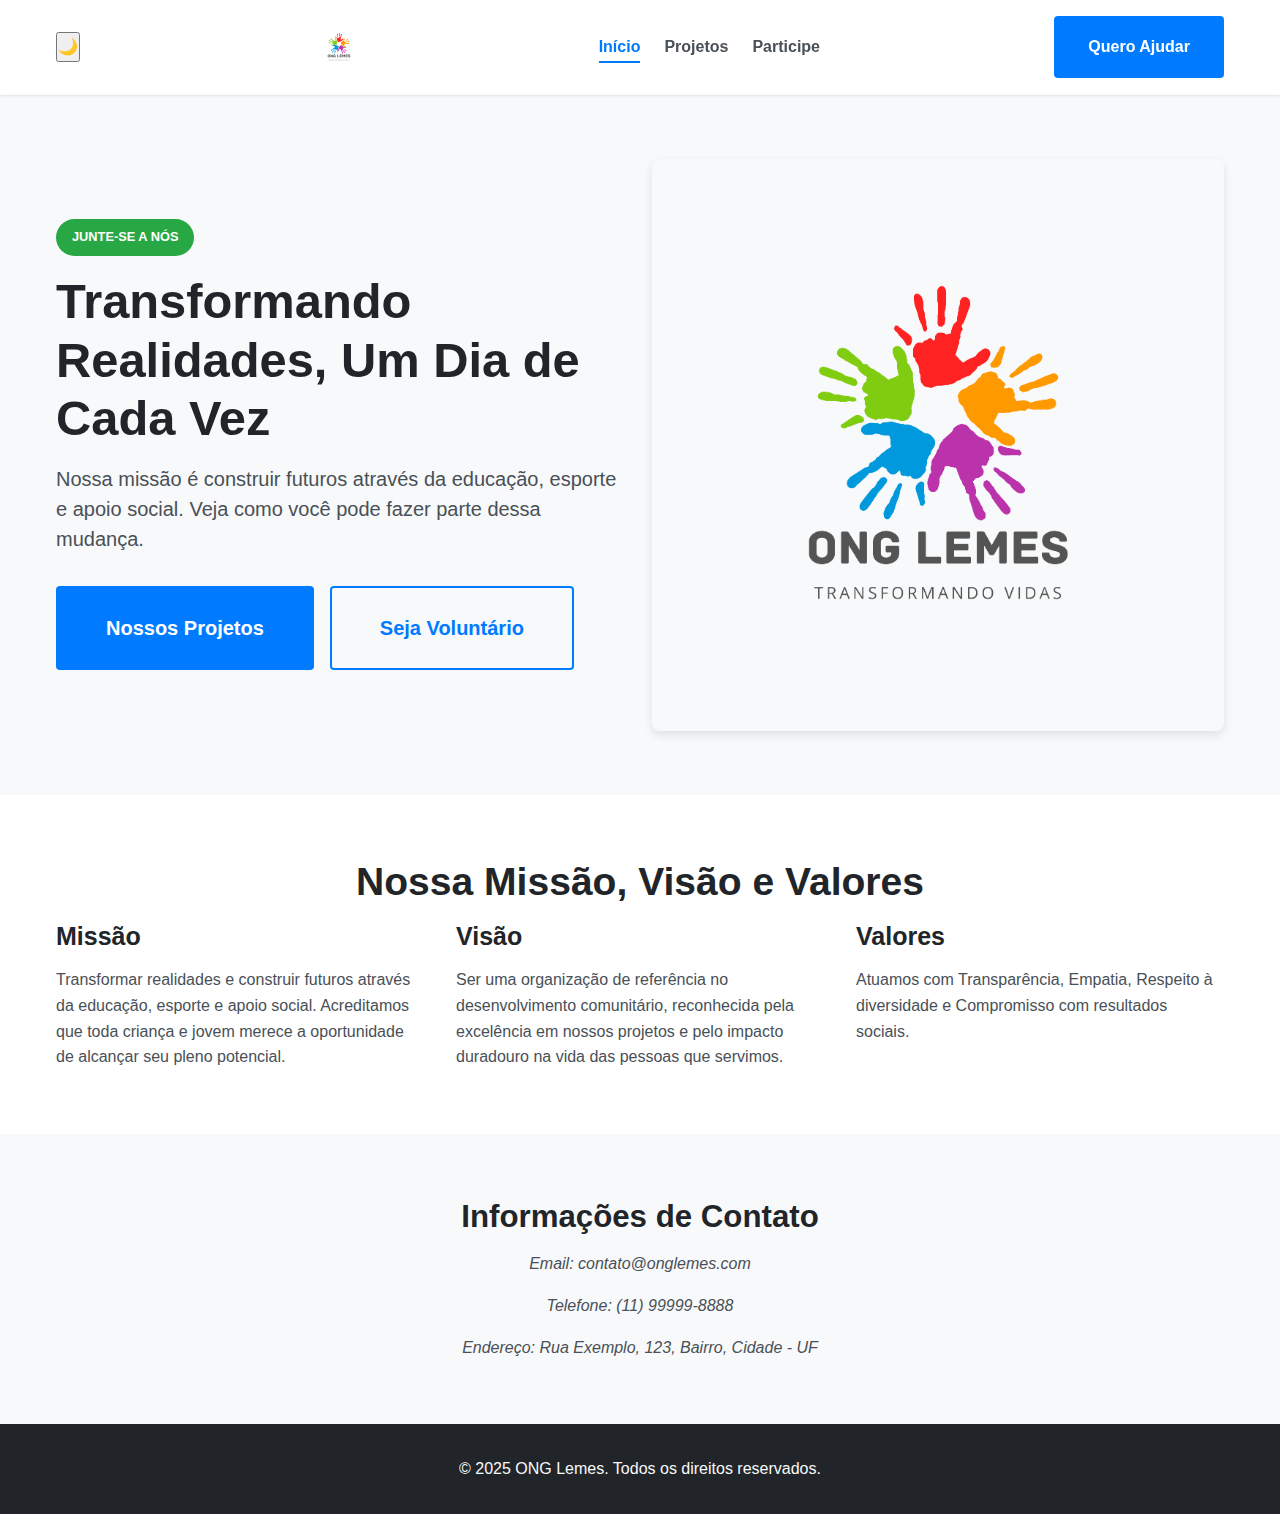
<file: index.html>
<!DOCTYPE html>
<html lang="pt-BR">
<head>
    <meta charset="UTF-8">
    <meta name="viewport" content="width=device-width, initial-scale=1.0">
    <title>ONG Lemes - Página Inicial</title>
    <link rel="stylesheet" href="css/style.min.css">
</head>
<body>
    <header class="site-header">
        <div class="container container-header">
            <button id="theme-toggle" class="theme-toggle" aria-label="Alternar modo escuro">🌙</button>
            <a href="index.html" class="logo">
                <img src="imagens/ong-home.svg" alt="Logo da ONG Lemes">
            </a>
            
            <nav class="main-nav">
                <ul class="nav-list">
                    <li><a href="index.html" class="nav-link is-active">Início</a></li>
                    <li class="dropdown">
                        <a href="projetos.html" class="nav-link">Projetos</a>
                        <ul class="dropdown-menu">
                            <li><a href="projetos.html#projeto-a">Projeto A</a></li>
                            <li><a href="projetos.html#projeto-b">Projeto B</a></li>
                        </ul>
                    </li>
                    <li><a href="cadastro.html" class="nav-link">Participe</a></li>
                </ul>
            </nav>

            
            <a href="cadastro.html" class="btn btn-primary btn-header-desktop">Quero Ajudar</a>

            <button class="hamburger-menu" aria-label="Abrir menu" aria-expanded="false">
                <span class="hamburger-line"></span>
                <span class="hamburger-line"></span>
                <span class="hamburger-line"></span>
            </button>
        </div>
    </header>

    <main>
        <section class="hero">
            <div class="container grid-12">
                <div class="hero-content col-12 col-lg-6">
                    <span class="badge badge-accent mb-16">Junte-se a nós</span>
                    <h1 class="fs-900">Transformando Realidades, Um Dia de Cada Vez</h1>
                    <p class="fs-500 mb-32">Nossa missão é construir futuros através da educação, esporte e apoio social. Veja como você pode fazer parte dessa mudança.</p>
                    <div class="hero-buttons">
                        <a href="projetos.html" class="btn btn-primary btn-lg">Nossos Projetos</a>
                        <a href="cadastro.html" class="btn btn-secondary btn-lg">Seja Voluntário</a>
                    </div>
                </div>
                <div class="hero-image col-12 col-lg-6">
                    <picture>
                        <source srcset="imagens/ong-home.webp" type="image/webp">
                        <source srcset="imagens/ong-home.jpg" type="image/jpeg">
                        <img src="imagens/ong-home.jpg" alt="Foto da equipe da ONG ou de uma atividade principal.">
                    </picture>
                </div>
            </div>
        </section>

        <section class="missao-valores" aria-labelledby="missao">
            <div class="container">
                <h2 id="missao" class="fs-800 text-center">Nossa Missão, Visão e Valores</h2>
                <div class="grid-12 grid-gap-32">
                    <div class="col-12 col-md-4">
                        <h3 class="fs-600">Missão</h3>
                        <p>Transformar realidades e construir futuros através da educação, esporte e apoio social. Acreditamos que toda criança e jovem merece a oportunidade de alcançar seu pleno potencial.</p>
                    </div>
                    <div class="col-12 col-md-4">
                        <h3 class="fs-600">Visão</h3>
                        <p>Ser uma organização de referência no desenvolvimento comunitário, reconhecida pela excelência em nossos projetos e pelo impacto duradouro na vida das pessoas que servimos.</p>
                    </div>
                    <div class="col-12 col-md-4">
                        <h3 class="fs-600">Valores</h3>
                        <p>Atuamos com Transparência, Empatia, Respeito à diversidade e Compromisso com resultados sociais.</p>
                    </div>
                </div>
            </div>
        </section>

        <section class="contato-info bg-neutral-200" aria-labelledby="contato">
            <div class="container text-center">
                <h2 id="contato" class="fs-700">Informações de Contato</h2>
                <address class="contato-details">
                    <p>Email: <a href="mailto:contato@onglemes.com">contato@onglemes.com</a></p>
                    <p>Telefone: <a href="tel:+5511999998888">(11) 99999-8888</a></p>
                    <p>Endereço: Rua Exemplo, 123, Bairro, Cidade - UF</p>
                </address>
            </div>
        </section>
    </main>

    <footer class="site-footer">
        <div class="container">
            <p>&copy; 2025 ONG Lemes. Todos os direitos reservados.</p>
        </div>
    </footer>

    <div class="modal" id="modal-exemplo">
        <div class="modal-overlay" aria-label="Fechar modal"></div>
        <div class="modal-content">
            <button class="modal-close" aria-label="Fechar modal">&times;</button>
            <h3 class="fs-600">Bem-vindo!</h3>
            <p>Este é um exemplo de modal que pode ser usado para avisos.</p>
        </div>
    </div>
    
<script src="js/main.min.js"></script>
</body>
</html>
</file>
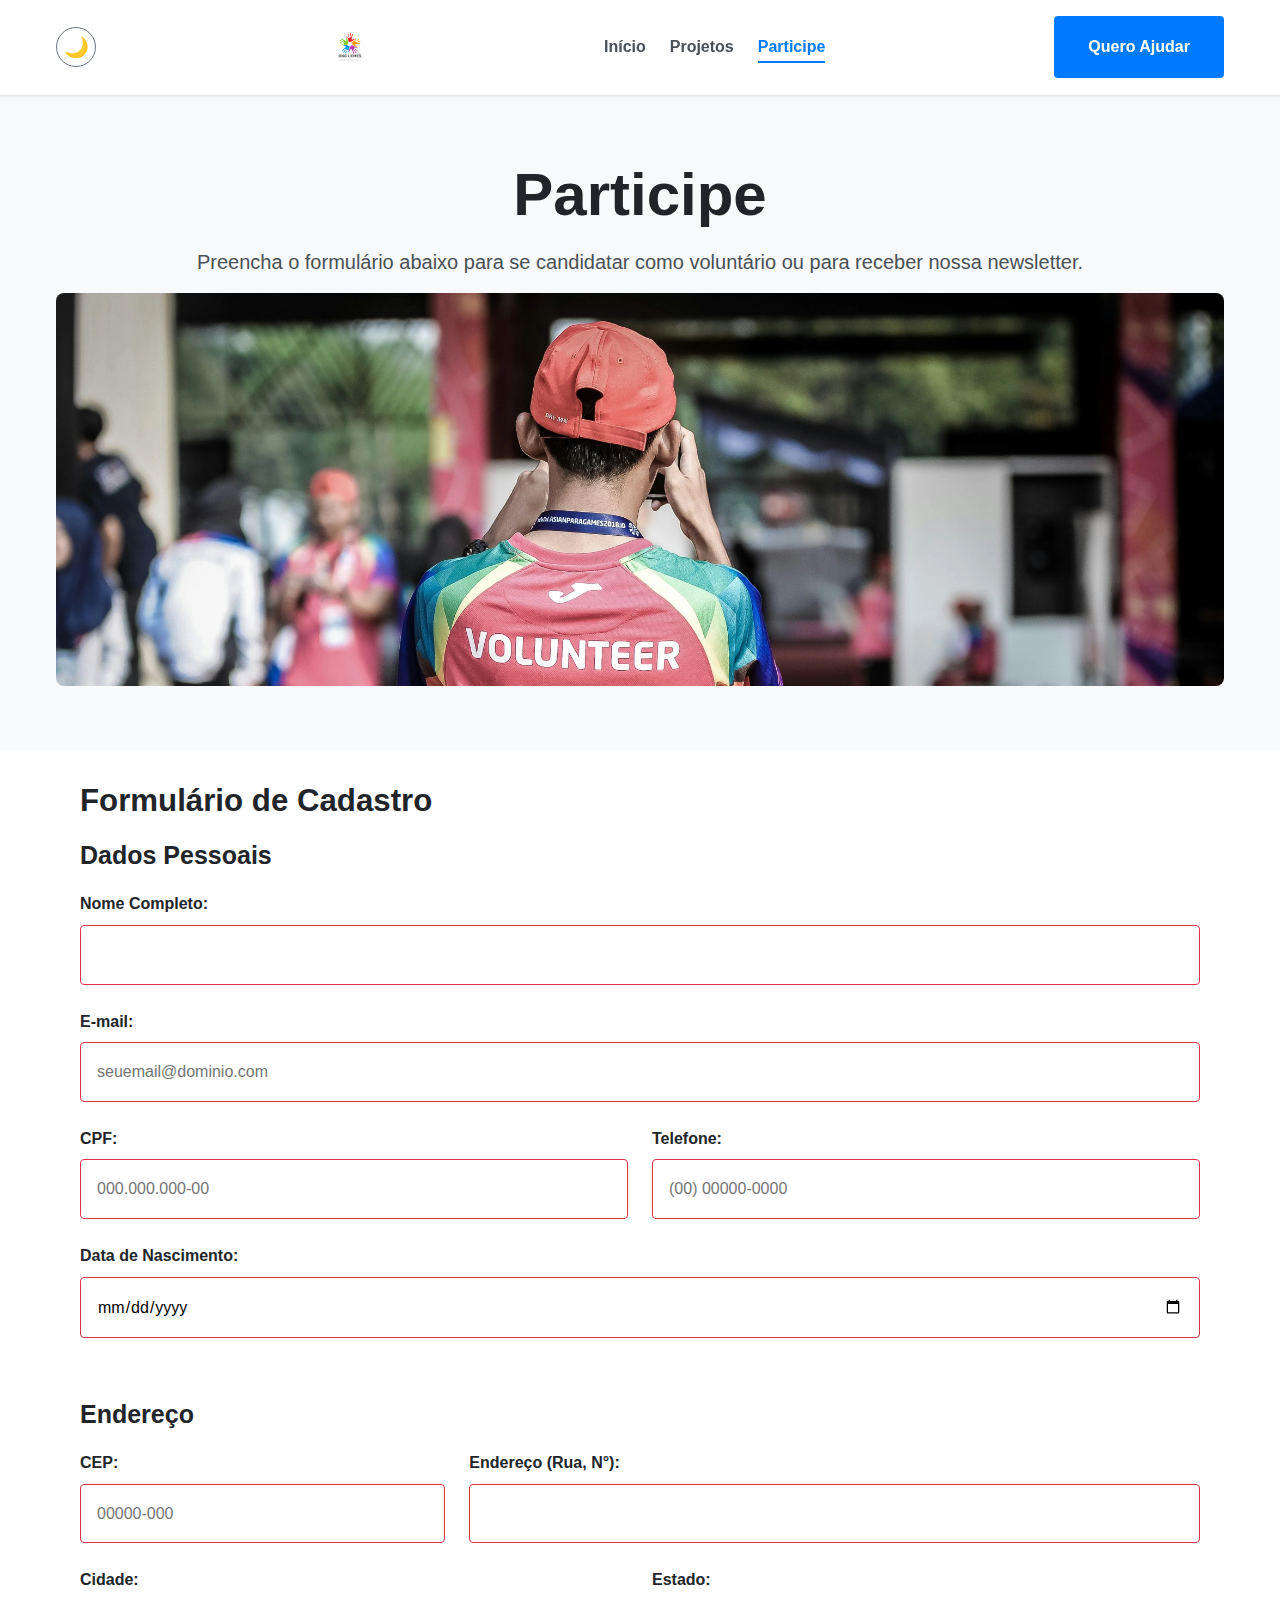
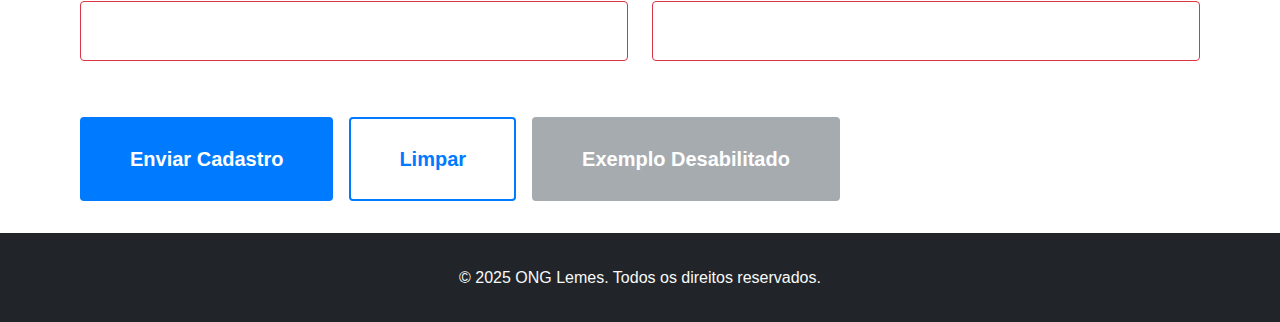
<file: cadastro.html>
<!DOCTYPE html>
<html lang="pt-BR">
<head>
    <meta charset="UTF-8">
    <meta name="viewport" content="width=device-width, initial-scale=1.0">
    <title>Cadastro - ONG Lemes</title>
    <link rel="stylesheet" href="css/style.css">
</head>
<body>
    <header class="site-header">
        <div class="container container-header">
            <button id="theme-toggle" class="theme-toggle" aria-label="Alternar modo escuro">🌙</button>
            <a href="index.html" class="logo">
                <img src="imagens/ong-home.svg" alt="Logo da ONG Lemes">
            </a>
            
            <nav class="main-nav">
                <ul class="nav-list">
                    <li><a href="index.html" class="nav-link">Início</a></li>
                    <li class="dropdown">
                        <a href="projetos.html" class="nav-link">Projetos</a>
                        <ul class="dropdown-menu">
                            <li><a href="projetos.html#projeto-a">Projeto A</a></li>
                            <li><a href="projetos.html#projeto-b">Projeto B</a></li>
                        </ul>
                    </li>
                    <li><a href="cadastro.html" class="nav-link is-active">Participe</a></li>
                </ul>
            </nav>
            
            <a href="cadastro.html" class="btn btn-primary btn-header-desktop">Quero Ajudar</a>

            <button class="hamburger-menu" aria-label="Abrir menu" aria-expanded="false">
                <span class="hamburger-line"></span>
                <span class="hamburger-line"></span>
                <span class="hamburger-line"></span>
            </button>
        </div>
    </header>

    <main>
        <section class="page-title-section bg-neutral-200">
            <div class="container">
                <h1 class="fs-900 text-center">Participe</h1>
                <p class="fs-500 text-center">Preencha o formulário abaixo para se candidatar como voluntário ou para receber nossa newsletter.</p>
                                <div class="form-image-col">
                    <picture>
                        <source srcset="imagens/cadastro-banner.webp" type="image/webp">
                        <source srcset="imagens/cadastro-banner.jpg" type="image/jpeg">
                        <img src="imagens/cadastro-banner.jpg" alt="Voluntários da ONG trabalhando juntos.">
                    </picture>
                </div>
            </div>
        </section>

        <section class="form-section" aria-labelledby="formulario-cadastro">
            <div class="container form-container">
                <div class="form-content-col">
                    <h2 id="formulario-cadastro" class="fs-700">Formulário de Cadastro</h2>
                    
                    <form action="#" method="post" class="styled-form">
                        
                        <fieldset>
                            <legend>Dados Pessoais</legend>
                            <div class="form-group">
                                <label for="nome">Nome Completo:</label>
                                <input type="text" id="nome" name="nome_completo" required minlength="3">
                                <span class="error-message"></span>
                            </div>

                            <div class="form-group">
                                <label for="email">E-mail:</label>
                                <input type="email" id="email" name="email" required placeholder="seuemail@dominio.com">
                                <span class="error-message"></span>
                            </div>

                            <div class="form-group-grid">
                                <div class="form-group">
                                    <label for="cpf">CPF:</label>
                                    <input type="text" id="cpf" name="cpf" required 
                                        pattern="\d{3}\.\d{3}\.\d{3}-\d{2}" 
                                        placeholder="000.000.000-00"
                                        title="Digite um CPF no formato 000.000.000-00">
                                    <span class="error-message"></span>
                                </div>
                                <div class="form-group">
                                    <label for="telefone">Telefone:</label>
                                    <input type="tel" id="telefone" name="telefone" required
                                        pattern="\(\d{2}\) \d{5}-\d{4}" 
                                        placeholder="(00) 00000-0000"
                                        title="Digite um telefone no formato (00) 00000-0000">
                                    <span class="error-message"></span>
                                </div>
                            </div>
                            
                            <div class="form-group">
                                <label for="nascimento">Data de Nascimento:</label>
                                <input type="date" id="nascimento" name="data_nascimento" required>
                                <span class="error-message"></span>
                            </div>
                        </fieldset>

                        <fieldset>
                            <legend>Endereço</legend>
                            <div class="form-group-grid-cep">
                                <div class="form-group">
                                    <label for="cep">CEP:</label>
                                    <input type="text" id="cep" name="cep" required
                                        pattern="\d{5}-\d{3}"
                                        placeholder="00000-000"
                                        title="Digite um CEP no formato 00000-000">
                                    <span class="error-message"></span>
                                </div>
                                <div class="form-group">
                                    <label for="endereco">Endereço (Rua, N°):</label>
                                    <input type="text" id="endereco" name="endereco" required>
                                    <span class="error-message"></span>
                                </div>
                            </div>

                            <div class="form-group-grid">
                                <div class="form-group">
                                    <label for="cidade">Cidade:</label>
                                    <input type="text" id="cidade" name="cidade" required>
                                    <span class="error-message"></span>
                                </div>
                                <div class="form-group">
                                    <label for="estado">Estado:</label>
                                    <input type="text" id="estado" name="estado" required>
                                    <span class="error-message"></span>
                                </div>
                            </div>
                        </fieldset>

                        <div class="form-actions">
                            <button type="submit" class="btn btn-primary btn-lg">Enviar Cadastro</button>
                            <button type="reset" class="btn btn-secondary btn-lg">Limpar</button>
                            <button type="button" class="btn btn-primary btn-lg" disabled>Exemplo Desabilitado</button>
                        </div>

                    </form>
                </div>
            </div>
        </section>
    </main>

    <footer class="site-footer">
        <div class="container">
            <p>&copy; 2025 ONG Lemes. Todos os direitos reservados.</p>
        </div>
    </footer>

<script src="js/main.js" type="module"></script>
</body>
</html>
</file>
<file: css/style.min.css>
.card,.no-scroll,.sr-only{overflow:hidden}.card,.modal-content{box-shadow:var(--shadow-md)}.btn,.site-footer,.text-center{text-align:center}.dropdown-menu a,.dropdown:hover .dropdown-menu,.form-group label,.form-group span.is-visible{display:block}body{font-family:var(--font-primary);font-size:var(--fs-400);background-color:var(--color-neutral-100);color:var(--color-neutral-700);display:grid;grid-template-rows:auto 1fr auto;min-height:100vh;line-height:1.6}.fs-600,.fs-700,.fs-800,.fs-900,h1,h2,h3,h4{color:var(--color-neutral-900);margin-bottom:var(--space-16)}.fs-900,h1{font-size:var(--fs-900)}.fs-800,h2{font-size:var(--fs-800)}.fs-700,h3{font-size:var(--fs-700)}.fs-600,h4,legend{font-size:var(--fs-600)}.nav-link.is-active,.nav-link:hover,.text-primary,a{color:var(--color-primary)}.fs-500{font-size:var(--fs-500);line-height:1.5}.mb-16,p{margin-bottom:var(--space-16)}.mb-32,fieldset{margin-bottom:var(--space-32)}p:last-child{margin-bottom:0}.card-content h3,.form-group label{margin-bottom:var(--space-8)}a{transition:color var(--transition-fast);text-decoration:none;color:inherit}a:hover{color:var(--color-primary-dark);text-decoration:underline}.bg-neutral-200{background-color:var(--color-neutral-200)}.bg-primary-dark,.btn-primary:focus,.btn-primary:hover{background-color:var(--color-primary-dark);color:var(--color-neutral-100)}.bg-primary-dark h2,.bg-primary-dark p{color:var(--color-neutral-100)}.form-group label,legend{color:var(--color-neutral-900)}.mt-32{margin-top:var(--space-32)}.sr-only{position:absolute;width:1px;height:1px;padding:0;margin:-1px;clip:rect(0,0,0,0);white-space:nowrap;border-width:0}.card-tags,legend{margin-bottom:var(--space-16)}.btn{display:inline-block;padding:var(--space-16) var(--space-32);font-size:var(--fs-400);font-weight:var(--font-weight-bold);text-decoration:none;border-radius:var(--border-radius-sm);border:2px solid transparent;cursor:pointer;transition:all var(--transition-fast)}.btn-lg{padding:var(--space-24) var(--space-48);font-size:var(--fs-500)}.badge,.form-group .error-message{font-size:var(--fs-300);font-weight:var(--font-weight-bold)}.btn-primary{background-color:var(--color-primary);color:var(--color-neutral-100)}.btn-primary:focus,.btn-primary:hover{text-decoration:none;box-shadow:var(--shadow-sm)}.btn-primary:active{transform:translateY(1px)}.btn-secondary{background-color:transparent;color:var(--color-primary);border-color:var(--color-primary)}.btn-secondary:focus,.btn-secondary:hover{background-color:var(--color-primary);color:var(--color-neutral-100);text-decoration:none}.btn:disabled,.btn[disabled]{background-color:var(--color-secondary);border-color:var(--color-secondary);color:var(--color-neutral-100);cursor:not-allowed;opacity:.6}.card{display:flex;flex-direction:column;background-color:var(--color-neutral-100);border-radius:var(--border-radius-md);transition:transform var(--transition-fast),box-shadow var(--transition-fast)}.badge-primary,.nav-link::after{background-color:var(--color-primary)}.card:hover{transform:translateY(-5px);box-shadow:0 8px 15px rgba(0,0,0,.15)}.card-image img{width:100%;height:250px;object-fit:cover}.card-content{padding:var(--space-24);display:flex;flex-direction:column;flex-grow:1}.badge,.dropdown-menu a{padding:var(--space-8) var(--space-16)}.card-content .btn{margin-top:auto;align-self:flex-start}.badge{display:inline-block;text-transform:uppercase;border-radius:50px;color:var(--color-neutral-100)}.main-nav.is-active .nav-link,.modal-close{font-size:var(--fs-700)}.card-tags{display:flex;gap:var(--space-8)}.badge-secondary{background-color:var(--color-secondary)}.badge-accent{background-color:var(--color-accent)}.dropdown-menu li,.styled-form{width:100%}.form-group{margin-bottom:var(--space-24)}.form-group label{font-weight:var(--font-weight-bold)}.form-group input[type=date],.form-group input[type=email],.form-group input[type=tel],.form-group input[type=text]{width:100%;padding:var(--space-16);border:1px solid var(--color-secondary);border-radius:var(--border-radius-sm);transition:border-color var(--transition-fast),box-shadow var(--transition-fast)}.form-group input:focus{outline:0;border-color:var(--color-primary);box-shadow:0 0 0 3px rgba(0,123,255,.25)}.form-group input:required:valid{border-color:var(--color-feedback-success)}.form-group input:required:invalid{border-color:var(--color-feedback-error)}.form-group input:required:invalid:not(:placeholder-shown){border-color:var(--color-feedback-error)}fieldset{border:none}legend{font-weight:var(--font-weight-bold)}.form-actions{display:flex;flex-wrap:wrap;gap:var(--space-16);margin-top:var(--space-32)}.form-group-grid,.form-group-grid-cep{display:grid;grid-template-columns:1fr;gap:var(--space-24)}.alert{padding:var(--space-16);border-radius:var(--border-radius-sm);border:1px solid transparent}.alert-success{color:#155724;background-color:#d4edda;border-color:#c3e6cb}.alert-error{color:#721c24;background-color:#f8d7da;border-color:#f5c6cb}.modal{display:none;position:fixed;inset:0;z-index:2000;justify-content:center;align-items:center}.modal-overlay{position:absolute;inset:0;background-color:rgba(0,0,0,.5);cursor:pointer}.modal-content{position:relative;background-color:var(--color-neutral-100);padding:var(--space-32);border-radius:var(--border-radius-md);min-width:300px;max-width:90%}.modal-close{position:absolute;top:var(--space-16);right:var(--space-16);background:0 0;border:none;cursor:pointer;color:var(--color-secondary)}.form-image-col img,.hero-image img{border-radius:var(--border-radius-md)}.form-group .error-message{color:var(--color-feedback-error);margin-top:var(--space-8);display:none}.form-group input.is-invalid{border-color:var(--color-feedback-error)}.container{width:100%;max-width:1200px;margin-left:auto;margin-right:auto;padding-left:var(--space-16);padding-right:var(--space-16)}section{padding-top:var(--space-64);padding-bottom:var(--space-64)}.site-header{padding:var(--space-16) 0;background-color:var(--color-neutral-100);border-bottom:1px solid var(--color-neutral-200);box-shadow:var(--shadow-sm);position:sticky;top:0;z-index:1000}.dropdown,.nav-link{position:relative}.container-header{display:flex;justify-content:space-between;align-items:center}.logo img{max-height:50px;width:auto}.site-footer{background-color:var(--color-neutral-900);color:var(--color-neutral-200);padding:var(--space-32) 0}.dropdown-menu a,.nav-link{color:var(--color-neutral-700)}.site-footer p{margin:0}.grid-12{display:grid;grid-template-columns:repeat(12,1fr);gap:var(--space-24)}.grid-gap-32{gap:var(--space-32)}.col-1{grid-column:span 1}.col-2{grid-column:span 2}.col-3{grid-column:span 3}.col-4{grid-column:span 4}.col-5{grid-column:span 5}.col-6{grid-column:span 6}.col-7{grid-column:span 7}.col-8{grid-column:span 8}.col-9{grid-column:span 9}.col-10{grid-column:span 10}.col-11{grid-column:span 11}.col-12{grid-column:span 12}.form-section{width:100vw;min-height:100vh;margin:0;padding:0;display:flex;align-items:center;justify-content:center;background-color:var(--color-neutral-100)}.dropdown-menu a:hover,.hero{background-color:var(--color-neutral-200)}.form-container{max-width:none;width:100%;display:flex;justify-content:center}.form-content-col{width:100%;padding:2rem 5vw;box-sizing:border-box}.form-image-col img{width:100%;height:100%;object-fit:cover}.hero{padding:var(--space-64) 0}.dropdown-menu,.nav-link{padding:var(--space-8) 0}.hero-content{display:flex;flex-direction:column;justify-content:center;align-items:flex-start}.hero-image img{box-shadow:var(--shadow-md)}.hero-buttons{display:flex;flex-wrap:wrap;gap:var(--space-16)}.btn-header-desktop,.main-nav,.main-nav.is-active .dropdown-menu{display:none}.nav-list{display:flex;gap:var(--space-24)}.nav-link{font-size:var(--fs-400);font-weight:var(--font-weight-bold);transition:color var(--transition-fast)}.nav-link::after{content:'';position:absolute;bottom:0;left:0;width:100%;height:2px;transform:scaleX(0);transition:transform var(--transition-fast)}.dropdown-menu,.main-nav.is-active{left:0;background-color:var(--color-neutral-100)}.nav-link.is-active::after,.nav-link:hover::after{transform:scaleX(1)}.dropdown-menu{display:none;position:absolute;top:100%;border-radius:var(--border-radius-sm);box-shadow:var(--shadow-md);min-width:200px;z-index:1001}.dropdown-menu a:hover{color:var(--color-primary);text-decoration:none}.hamburger-menu{display:flex;flex-direction:column;justify-content:space-around;width:30px;height:24px;background:0 0;border:none;cursor:pointer;padding:0;z-index:1002}.hamburger-line{width:100%;height:3px;background-color:var(--color-neutral-900);border-radius:2px;transition:all var(--transition-fast)}.hamburger-menu.is-active .hamburger-line:first-child{transform:translateY(10.5px) rotate(45deg)}.hamburger-menu.is-active .hamburger-line:nth-child(2){opacity:0}.hamburger-menu.is-active .hamburger-line:nth-child(3){transform:translateY(-10.5px) rotate(-45deg)}.main-nav.is-active{display:flex;position:fixed;top:83px;width:100%;height:calc(100vh - 83px);flex-direction:column;align-items:center;justify-content:center;padding:var(--space-32)}.main-nav.is-active .nav-list{flex-direction:column;text-align:center;gap:var(--space-32)}*,::after,::before{box-sizing:border-box;margin:0;padding:0}html{-webkit-font-smoothing:antialiased;-moz-osx-font-smoothing:grayscale;scroll-behavior:smooth}canvas,img,picture,svg,video{display:block;max-width:100%}button,input,select,textarea{font:inherit}ol,ul{list-style:none}h1,h2,h3,h4,h5,h6{line-height:1.2;font-weight:700}@media (min-width:480px){.form-group-grid{grid-template-columns:1fr 1fr}}@media (min-width:768px){:root{--fs-900:3.75rem;--fs-800:3rem}.col-md-4{grid-column:span 4}.col-md-6{grid-column:span 6}.form-container{grid-template-columns:1fr 1fr}.form-group-grid-cep{grid-template-columns:1fr 2fr}.hamburger-menu{display:none}.main-nav{display:block}.btn-header-desktop{display:inline-block}.main-nav.is-active{position:static;top:auto;width:auto;height:auto;background-color:transparent;flex-direction:row;padding:0}.main-nav.is-active .nav-list{flex-direction:row;text-align:left;gap:var(--space-24)}.main-nav.is-active .nav-link{font-size:var(--fs-400)}}@media (min-width:1024px){.col-lg-4{grid-column:span 4}.col-lg-6{grid-column:span 6}.hero-content{align-items:flex-start}.hero-image{order:1}}@media (min-width:1440px){body{font-size:1.125rem}}:root{--color-primary:#007BFF;--color-primary-dark:#0056b3;--color-secondary:#6C757D;--color-accent:#28A745;--color-neutral-100:#FFFFFF;--color-neutral-200:#F8F9FA;--color-neutral-700:#495057;--color-neutral-900:#212529;--color-feedback-success:#28A745;--color-feedback-error:#DC3545;--font-primary:'Arial',sans-serif;--font-weight-regular:400;--font-weight-bold:700;--fs-900:3.052rem;--fs-800:2.441rem;--fs-700:1.953rem;--fs-600:1.563rem;--fs-500:1.25rem;--fs-400:1rem;--fs-300:0.8rem;--space-8:0.5rem;--space-16:1rem;--space-24:1.5rem;--space-32:2rem;--space-48:3rem;--space-64:4rem;--border-radius-sm:4px;--border-radius-md:8px;--shadow-sm:0 1px 3px rgba(0, 0, 0, 0.1);--shadow-md:0 4px 10px rgba(0, 0, 0, 0.1);--transition-fast:0.2s ease-in-out}
</file>
<file: css/style.css>
/* ARQUIVO PRINCIPAL DE IMPORTAÇÃO */

@import '_reset.css';
@import '_variables.css';
@import '_base.css';
@import '_layout.css';
@import '_navigation.css';
@import '_components.css';
@import '_responsive.css';
</file>
